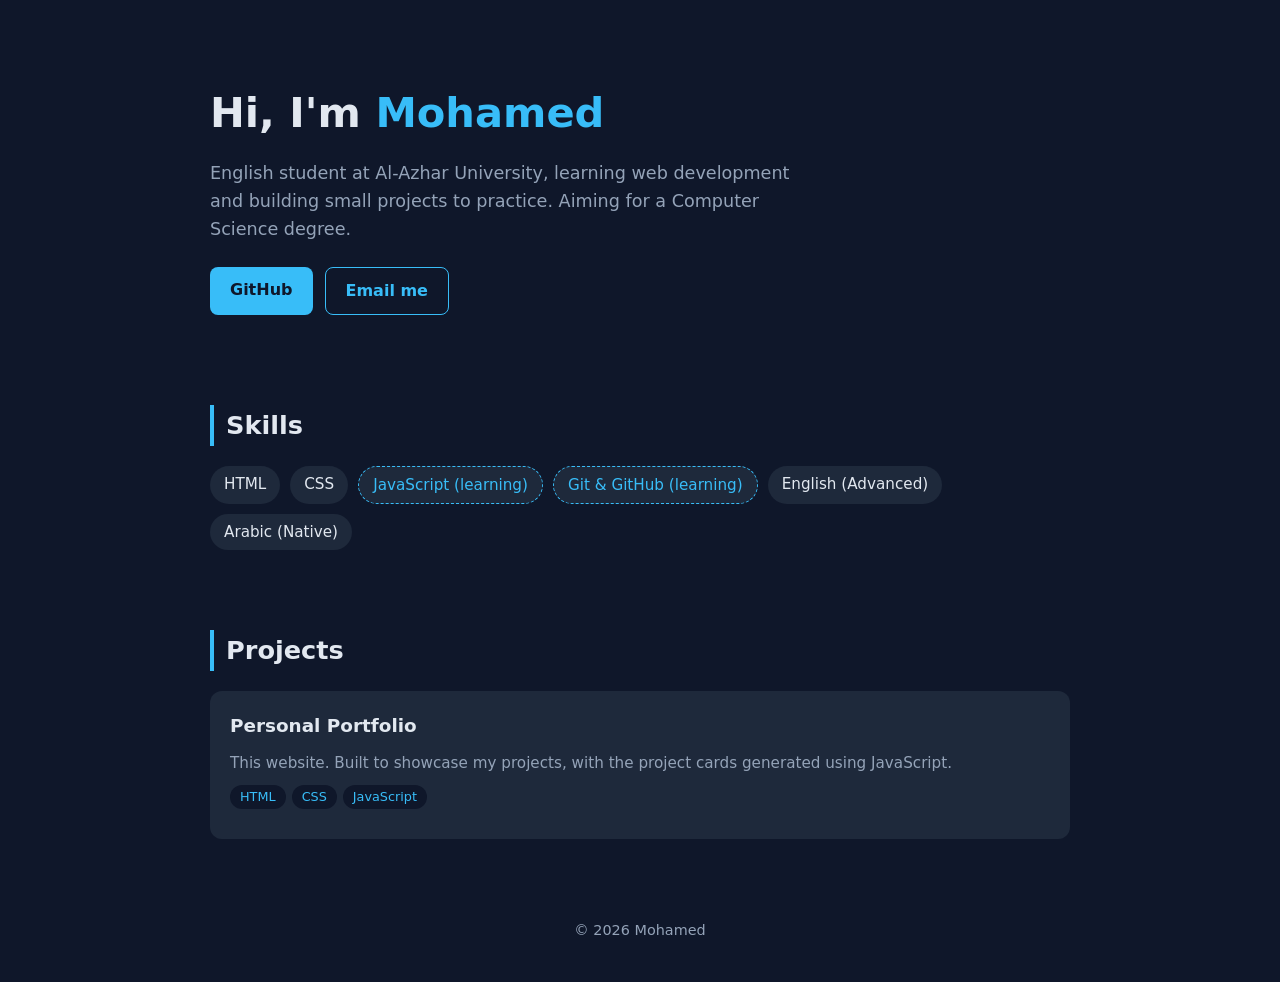
<file: index.html>
<!DOCTYPE html>
<html lang="en">
<head>
  <meta charset="UTF-8" />
  <meta name="viewport" content="width=device-width, initial-scale=1.0" />
  <title>Mohamed | Portfolio</title>
  <style>
    :root {
      --bg: #0f172a;
      --card: #1e293b;
      --text: #e2e8f0;
      --muted: #94a3b8;
      --accent: #38bdf8;
    }
    * { box-sizing: border-box; margin: 0; padding: 0; }
    body {
      font-family: system-ui, -apple-system, "Segoe UI", sans-serif;
      background: var(--bg);
      color: var(--text);
      line-height: 1.6;
    }
    .container { max-width: 900px; margin: 0 auto; padding: 0 20px; }
    header { padding: 80px 0 50px; }
    header h1 { font-size: 2.6rem; }
    header h1 span { color: var(--accent); }
    header p { color: var(--muted); margin-top: 12px; max-width: 600px; font-size: 1.1rem; }
    .links { margin-top: 24px; display: flex; gap: 12px; flex-wrap: wrap; }
    .btn {
      display: inline-block; padding: 10px 20px; border-radius: 8px;
      background: var(--accent); color: #0f172a; text-decoration: none; font-weight: 600;
    }
    .btn.outline { background: transparent; color: var(--accent); border: 1px solid var(--accent); }
    section { padding: 40px 0; }
    section h2 { font-size: 1.6rem; margin-bottom: 20px; border-left: 4px solid var(--accent); padding-left: 12px; }
    .skills { display: flex; flex-wrap: wrap; gap: 10px; }
    .skill { background: var(--card); padding: 6px 14px; border-radius: 20px; font-size: 0.95rem; }
    .skill.learning { border: 1px dashed var(--accent); color: var(--accent); }
    .grid { display: grid; grid-template-columns: repeat(auto-fit, minmax(260px, 1fr)); gap: 20px; }
    .card { background: var(--card); border-radius: 12px; padding: 20px; display: flex; flex-direction: column; gap: 10px; }
    .card h3 { font-size: 1.15rem; }
    .card p { color: var(--muted); font-size: 0.95rem; }
    .tags { display: flex; flex-wrap: wrap; gap: 6px; }
    .tag { font-size: 0.8rem; background: #0f172a; color: var(--accent); padding: 2px 10px; border-radius: 12px; }
    .card .actions { margin-top: auto; display: flex; gap: 14px; }
    .card a { color: var(--accent); text-decoration: none; font-size: 0.9rem; }
    .card a:hover { text-decoration: underline; }
    footer { padding: 40px 0; text-align: center; color: var(--muted); font-size: 0.9rem; }
  </style>
</head>
<body>

  <header>
    <div class="container">
      <h1>Hi, I'm <span>Mohamed</span></h1>
      <p>
        English student at Al-Azhar University, learning web development
        and building small projects to practice. Aiming for a Computer Science degree.
      </p>
      <div class="links">
        <!-- EDIT: replace the links below with your real ones -->
        <a class="btn" href="https://github.com/YOUR-USERNAME" target="_blank">GitHub</a>
        <a class="btn outline" href="mailto:YOUR-EMAIL@example.com">Email me</a>
      </div>
    </div>
  </header>

  <main class="container">

    <section>
      <h2>Skills</h2>
      <div class="skills">
        <span class="skill">HTML</span>
        <span class="skill">CSS</span>
        <span class="skill learning">JavaScript (learning)</span>
        <span class="skill learning">Git &amp; GitHub (learning)</span>
        <span class="skill">English (Advanced)</span>
        <span class="skill">Arabic (Native)</span>
      </div>
    </section>

    <section>
      <h2>Projects</h2>
      <div class="grid" id="projects"></div>
    </section>

  </main>

  <footer>
    <div class="container">© <span id="year"></span> Mohamed</div>
  </footer>

  <script>
    /* =========================================================
       HOW TO ADD A PROJECT:
       Copy one block { ... }, paste it after the last one
       (don't forget the comma), and change the text.
       - live: link to the working website (or leave it "")
       - code: link to the GitHub repository (or leave it "")
       ========================================================= */
    const projects = [
      {
        title: "Personal Portfolio",
        description: "This website. Built to showcase my projects, with the project cards generated using JavaScript.",
        tech: ["HTML", "CSS", "JavaScript"],
        live: "",
        code: ""
      }
      // , {
      //   title: "Project name",
      //   description: "One or two lines about what it does.",
      //   tech: ["HTML", "CSS"],
      //   live: "https://...",
      //   code: "https://github.com/..."
      // }
    ];

    const container = document.getElementById("projects");

    projects.forEach(function (p) {
      const card = document.createElement("div");
      card.className = "card";

      const tags = p.tech.map(function (t) { return '<span class="tag">' + t + '</span>'; }).join("");
      let actions = "";
      if (p.live) actions += '<a href="' + p.live + '" target="_blank">Live demo</a>';
      if (p.code) actions += '<a href="' + p.code + '" target="_blank">Source code</a>';

      card.innerHTML =
        "<h3>" + p.title + "</h3>" +
        "<p>" + p.description + "</p>" +
        '<div class="tags">' + tags + "</div>" +
        '<div class="actions">' + actions + "</div>";

      container.appendChild(card);
    });

    document.getElementById("year").textContent = new Date().getFullYear();
  </script>
</body>
</html>
</file>
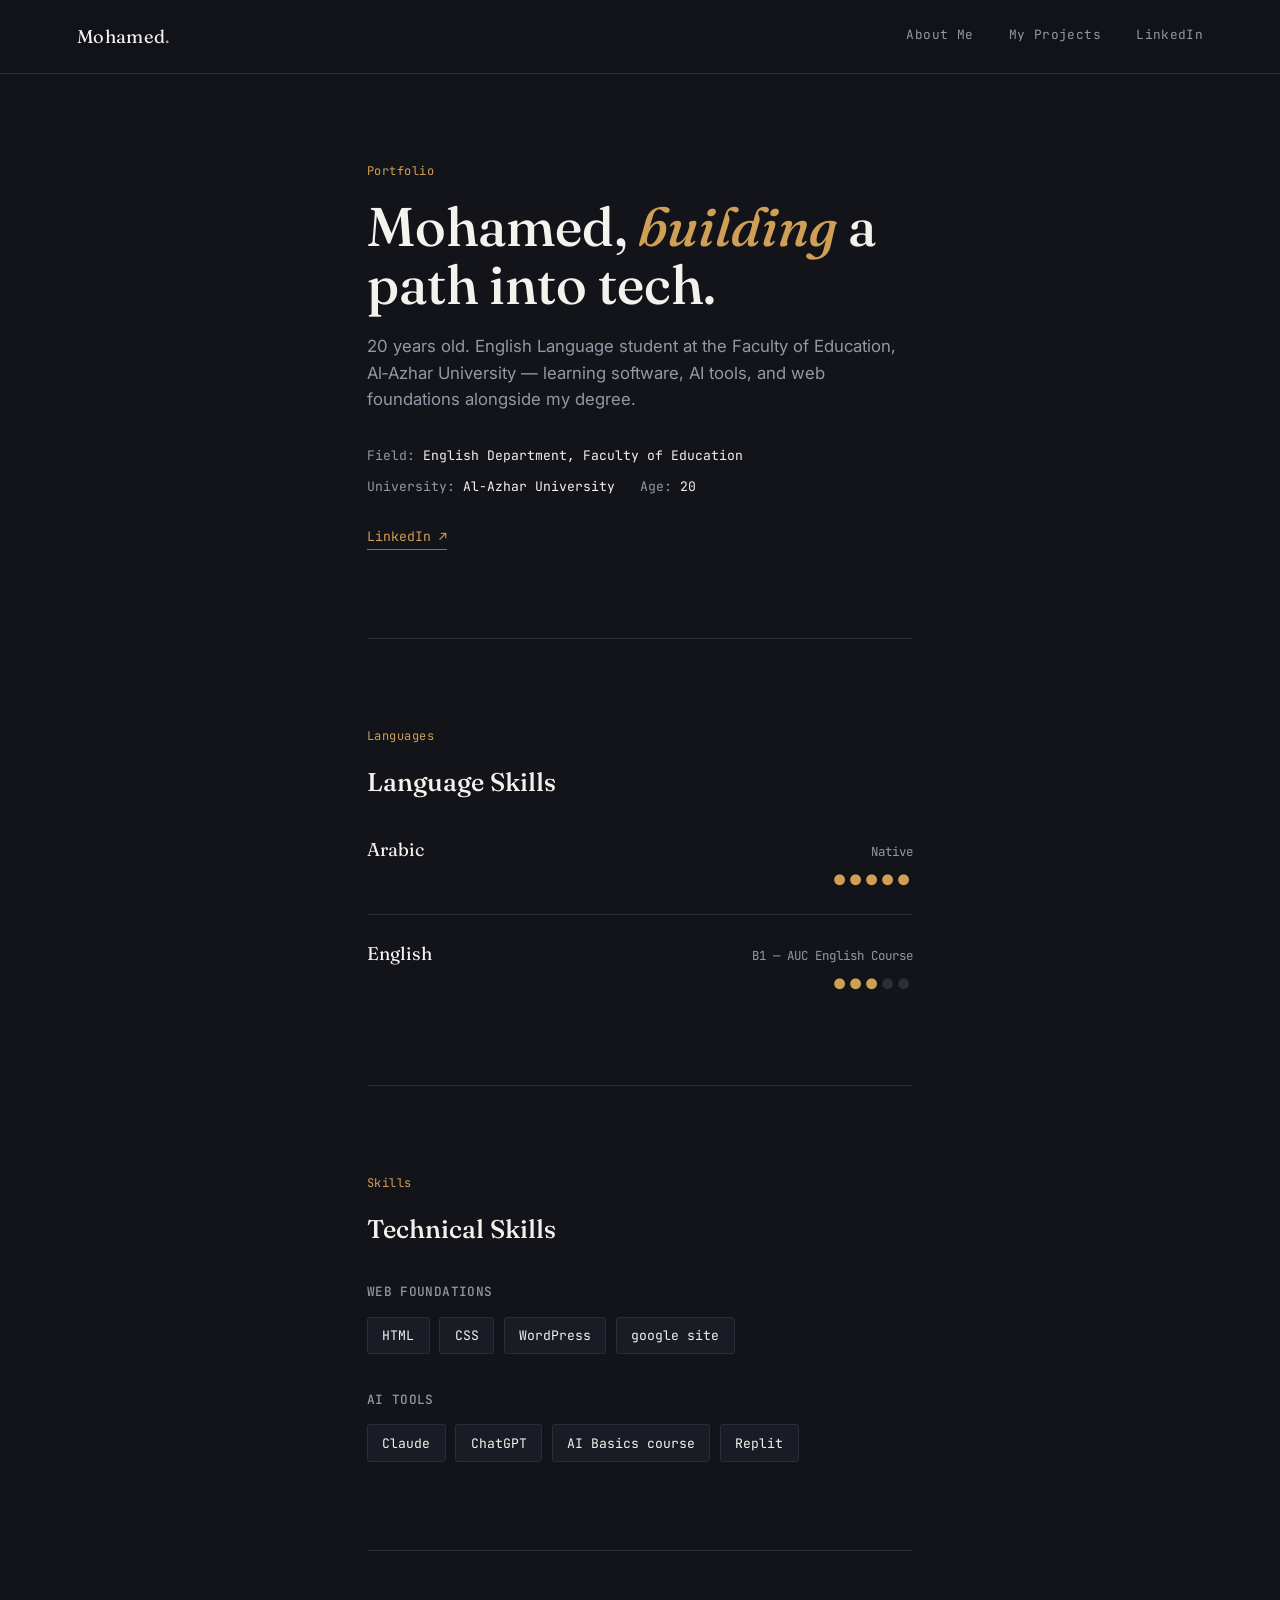
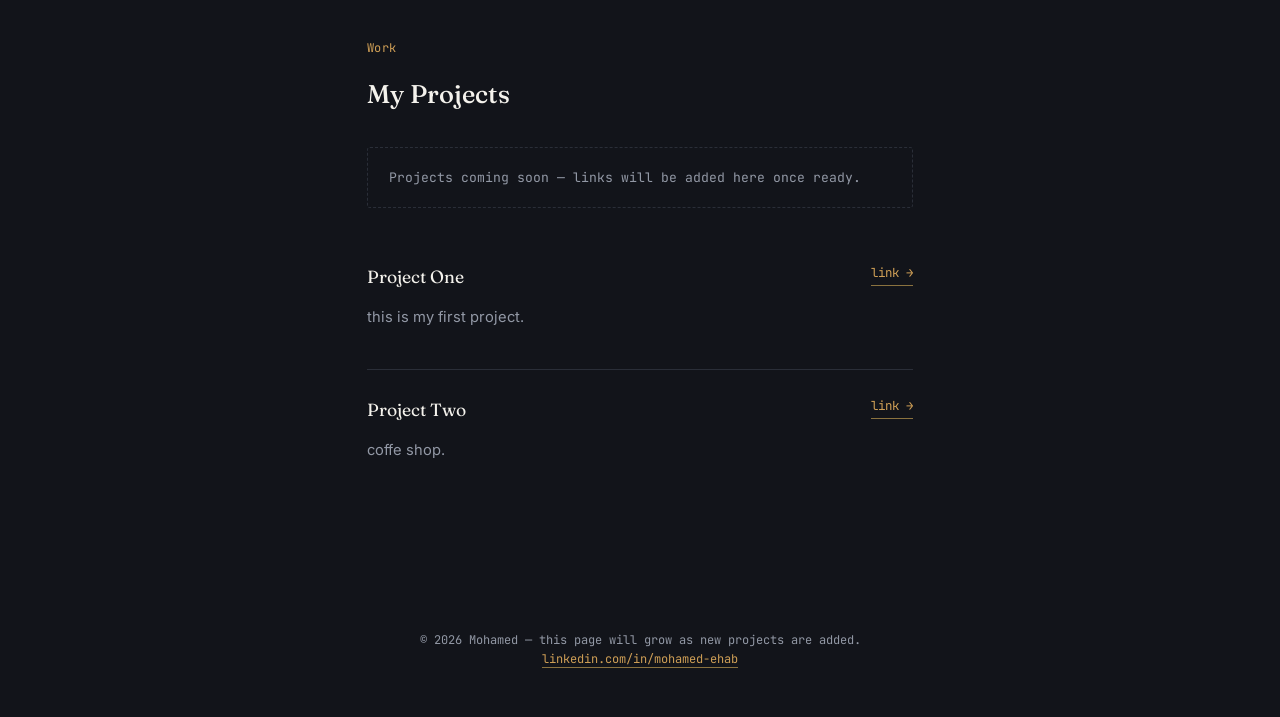
<file: proto.html>
<!DOCTYPE html>
<html lang="en">
<head>
<meta charset="UTF-8">
<meta name="viewport" content="width=device-width, initial-scale=1.0">
<title>Mohamed — Portfolio</title>
<link rel="preconnect" href="https://fonts.googleapis.com">
<link href="https://fonts.googleapis.com/css2?family=Fraunces:opsz,wght@9..144,400;9..144,500;9..144,600&family=Inter:wght@400;500&family=JetBrains+Mono:wght@400;500&display=swap" rel="stylesheet">
<link rel="stylesheet" href="proto.css">
</head>
<body>

<header>
  <div class="brand">Mohamed<span>.</span></div>
  <nav>
    <a href="#about">About Me</a>
    <a href="#projects">My Projects</a>
    <a href="https://www.linkedin.com/in/mohamed-ehab-8b80b3334" target="_blank" rel="noopener">LinkedIn</a>
  </nav>
</header>

<main>

  <section id="about">
    <p class="kicker">Portfolio</p>
    <h1>Mohamed, <em>building</em> a path into tech.</h1>
    <p class="lede">20 years old. English Language student at the Faculty of Education, Al‑Azhar University — learning software, AI tools, and web foundations alongside my degree.</p>
    <div class="meta-row">
      <div>Field: <span>English Department, Faculty of Education</span></div>
      <div>University: <span>Al‑Azhar University</span></div>
      <div>Age: <span>20</span></div>
    </div>
    <div class="social-row">
      <a class="social-link" href="https://www.linkedin.com/in/mohamed-ehab-8b80b3334" target="_blank" rel="noopener">LinkedIn ↗</a>
    </div>
  </section>

  <section id="languages">
    <p class="kicker">Languages</p>
    <h2>Language Skills</h2>
    <div class="lang-list">
      <div class="lang-row">
        <span class="lang-name">Arabic</span>
        <div class="lang-detail">
          <span class="lang-level">Native</span>
          <span class="dots"><span class="dot-on">●●●●●</span></span>
        </div>
      </div>
      <div class="lang-row">
        <span class="lang-name">English</span>
        <div class="lang-detail">
          <span class="lang-level">B1 — AUC English Course</span>
          <span class="dots"><span class="dot-on">●●●</span><span class="dot-off">●●</span></span>
        </div>
      </div>
    </div>
  </section>

  <section id="skills">
    <p class="kicker">Skills</p>
    <h2>Technical Skills</h2>

    <div class="skill-group">
      <h3>WEB FOUNDATIONS</h3>
      <div class="pills">
        <span class="pill">HTML</span>
        <span class="pill">CSS</span>
        <span class="pill">WordPress</span>
        <span class="pill">google site</span>

      </div>
    </div>

    <div class="skill-group">
      <h3>AI TOOLS</h3>
      <div class="pills">
        <span class="pill">Claude</span>
        <span class="pill">ChatGPT</span>
        <span class="pill">AI Basics course</span>
        <span class="pill">Replit</span>
      


      </div>
    </div>
  </section>
<section id="projects">
    <p class="kicker">Work</p>
    <h2>My Projects</h2>

    <div class="empty-note">
      Projects coming soon — links will be added here once ready.
    </div>

    <div class="project" style="margin-top: 1.8rem;">
      <div>
        <p class="project-name">Project One</p>
        <p class="project-desc">this is my first project.</p>
      </div>
      <a class="project-link" href="file:///mnt/newvolume/MAMO/project/test2.html">link →</a>
    </div>
    <div class="project">
      <div>
        <p class="project-name">Project Two</p>
        <p class="project-desc">coffe shop.</p>
      </div>
      <a class="project-link" href="http://127.0.0.1:5500/one.html">link →</a>
    </div>
  </section>

</main>

<footer>
  © 2026 Mohamed — this page will grow as new projects are added.<br>
  <a href="https://www.linkedin.com/in/mohamed-ehab-8b80b3334" target="_blank" rel="noopener" style="color:var(--gold); text-decoration:none; border-bottom:1px solid var(--gold-dim);">linkedin.com/in/mohamed-ehab</a>
</footer>

</body>
</html>
</file>
<file: proto.css>
:root{
    --bg: #12141a;
    --bg-panel: #191c24;
    --line: #2a2e38;
    --ink: #f4f2ec;
    --ink-dim: #9298a5;
    --gold: #cf9f56;
    --gold-dim: #8a723f;
  }
  *{ box-sizing: border-box; }
  html{ scroll-behavior: smooth; }
  body{
    margin:0;
    background:var(--bg);
    color:var(--ink);
    font-family:'Inter', sans-serif;
    line-height:1.6;
    -webkit-font-smoothing:antialiased;
  }
  a{ color:inherit; }

  ::selection{ background:var(--gold); color:#14161c; }

  header{
    position:sticky; top:0; z-index:10;
    display:flex; align-items:center; justify-content:space-between;
    padding: 22px 6vw;
    background:rgba(18,20,26,0.86);
    backdrop-filter: blur(8px);
    border-bottom:1px solid var(--line);
  }
  .brand{
    font-family:'Fraunces', serif;
    font-size: 1.15rem;
    letter-spacing: 0.02em;
  }
  .brand span{ color:var(--gold); }
  nav{ display:flex; gap: 2.2rem; }
  nav a{
    font-family:'JetBrains Mono', monospace;
    font-size: 0.8rem;
    text-decoration:none;
    color:var(--ink-dim);
    letter-spacing:0.03em;
    transition: color .2s ease;
    border-bottom: 1px solid transparent;
    padding-bottom: 2px;
  }
  nav a:hover{ color:var(--ink); border-bottom-color:var(--gold-dim); }

  main{
    max-width: 700px;
    margin: 0 auto;
    padding: 0 6vw;
  }

  section{
    padding: 5.5rem 0;
    border-bottom: 1px solid var(--line);
  }
  section:last-of-type{ border-bottom:none; }

  .kicker{
    font-family:'JetBrains Mono', monospace;
    font-size: 0.75rem;
    color: var(--gold);
    letter-spacing: 0.04em;
    margin: 0 0 1rem 0;
  }

  h1{
    font-family:'Fraunces', serif;
    font-weight: 500;
    font-size: clamp(2.3rem, 6vw, 3.4rem);
    line-height: 1.08;
    margin: 0 0 1.1rem 0;
  }
  h1 em{ font-style: italic; color: var(--gold); }

  h2{
    font-family:'Fraunces', serif;
    font-weight: 500;
    font-size: 1.6rem;
    margin: 0 0 2rem 0;
  }

  .lede{
    font-size: 1.05rem;
    color: var(--ink-dim);
    max-width: 54ch;
    margin: 0 0 2rem 0;
  }

  .meta-row{
    display:flex; flex-wrap:wrap; gap: 0.6rem 1.6rem;
    font-family:'JetBrains Mono', monospace;
    font-size: 0.82rem;
    color: var(--ink-dim);
  }
  .meta-row div span{ color: var(--ink); }

  .social-row{
    display:flex; flex-wrap:wrap; gap: 1.4rem;
    margin-top: 1.8rem;
  }
  .social-link{
    font-family:'JetBrains Mono', monospace;
    font-size: 0.82rem;
    color: var(--gold);
    text-decoration:none;
    border-bottom: 1px solid var(--gold-dim);
    padding-bottom: 2px;
  }
  .social-link:hover{ color: var(--ink); border-bottom-color: var(--ink-dim); }

  .lang-list{ display:flex; flex-direction:column; gap: 1.5rem; }
  .lang-row{
    display:flex; align-items:baseline; justify-content:space-between;
    gap: 1rem; padding-bottom: 1.3rem; border-bottom: 1px solid var(--line);
  }
  .lang-row:last-child{ border-bottom:none; padding-bottom:0; }
  .lang-name{ font-family:'Fraunces', serif; font-size: 1.15rem; }
  .lang-detail{ text-align:right; }
  .lang-level{ font-family:'JetBrains Mono', monospace; font-size:0.78rem; color: var(--ink-dim); display:block; margin-bottom:0.35rem; }
  .dots{ letter-spacing: 3px; font-size: 0.9rem; }
  .dot-on{ color: var(--gold); }
  .dot-off{ color: var(--line); }

  .skill-group{ margin-bottom: 2.2rem; }
  .skill-group:last-child{ margin-bottom:0;}
  .skill-group h3{
    font-family:'JetBrains Mono', monospace;
    font-weight: 500;
    font-size: 0.8rem;
    color: var(--ink-dim);
    letter-spacing: 0.03em;
    margin: 0 0 0.9rem 0;
  }
  .pills{ display:flex; flex-wrap:wrap; gap: 0.6rem; }
  .pill{
    font-family:'JetBrains Mono', monospace;
    font-size: 0.82rem;
    padding: 0.45rem 0.9rem;
    border: 1px solid var(--line);
    border-radius: 3px;
    color: var(--ink);
    background: var(--bg-panel);
  }

  .project{
    padding: 1.6rem 0;
    border-bottom: 1px solid var(--line);
    display:flex; justify-content:space-between; align-items:flex-start; gap:1rem;
  }
  .project:last-child{ border-bottom:none; }
  .project-name{ font-family:'Fraunces', serif; font-size:1.1rem; margin: 0 0 0.35rem 0; }
  .project-desc{ color: var(--ink-dim); font-size:0.92rem; max-width:44ch; }
  .project-link{
    font-family:'JetBrains Mono', monospace;
    font-size: 0.78rem;
    color: var(--gold);
    white-space:nowrap;
    text-decoration:none;
    border-bottom:1px solid var(--gold-dim);
    padding-bottom:2px;
  }
  .empty-note{
    font-family:'JetBrains Mono', monospace;
    font-size: 0.82rem;
    color: var(--ink-dim);
    border: 1px dashed var(--line);
    padding: 1.2rem 1.3rem;
    border-radius: 3px;
  }

  footer{
    padding: 2.5rem 6vw 3rem;
    text-align:center;
    font-family:'JetBrains Mono', monospace;
    font-size: 0.75rem;
    color: var(--ink-dim);
  }

  @media (max-width: 560px){
    header{ padding: 18px 5vw; }
    nav{ gap: 1.2rem; }
    section{ padding: 3.4rem 0; }
    .project{ flex-direction:column; }
  }

  :focus-visible{ outline: 2px solid var(--gold); outline-offset: 3px; }

  @media (prefers-reduced-motion: reduce){
    html{ scroll-behavior:auto; }
  }
</file>
